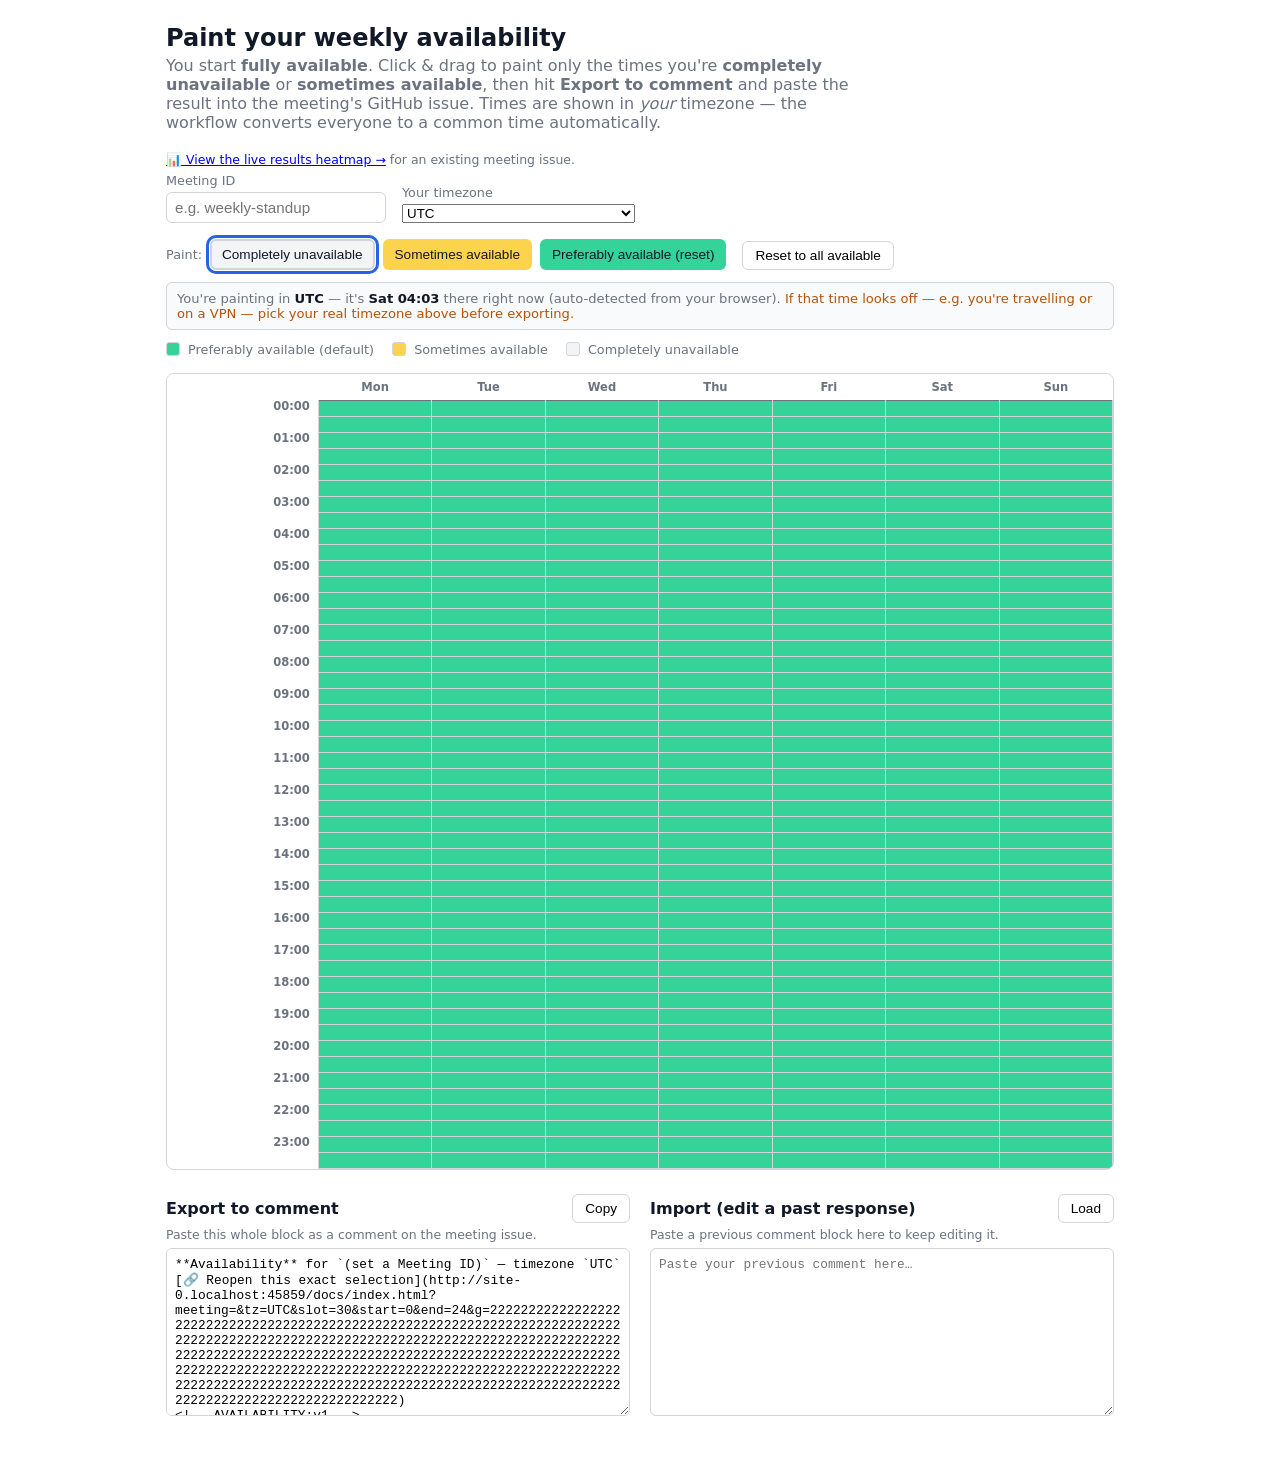
<file: docs/index.html>
<!DOCTYPE html>
<html lang="en">
<head>
  <meta charset="utf-8" />
  <meta name="viewport" content="width=device-width, initial-scale=1" />
  <title>Paint your weekly availability</title>
  <link rel="icon" href="favicon.svg" type="image/svg+xml" />
  <link rel="stylesheet" href="styles.css" />
</head>
<body>
  <main>
    <h1>Paint your weekly availability</h1>
    <p class="sub">
      You start <strong>fully available</strong>. Click &amp; drag to paint only
      the times you're <strong>completely unavailable</strong> or
      <strong>sometimes available</strong>, then hit
      <strong>Export to comment</strong> and paste the result into the meeting's
      GitHub issue. Times are shown in <em>your</em> timezone — the workflow
      converts everyone to a common time automatically.
    </p>
    <p class="hint"><a href="results.html">📊 View the live results heatmap →</a> for an existing meeting issue.</p>

    <section class="controls">
      <label>
        Meeting ID
        <input id="meeting" type="text" placeholder="e.g. weekly-standup" />
      </label>
      <label>
        Your timezone
        <select id="tz"></select>
      </label>
      <div class="brushes" role="group" aria-label="Brush">
        <span class="brush-label">Paint:</span>
        <button type="button" class="brush" data-brush="0">Completely unavailable</button>
        <button type="button" class="brush" data-brush="1">Sometimes available</button>
        <button type="button" class="brush" data-brush="2">Preferably available (reset)</button>
      </div>
      <div class="bulk">
        <button type="button" id="clear">Reset to all available</button>
      </div>
    </section>

    <p id="tz-note" class="tz-note"></p>

    <div class="legend">
      <span><i class="swatch s2"></i> Preferably available (default)</span>
      <span><i class="swatch s1"></i> Sometimes available</span>
      <span><i class="swatch s0"></i> Completely unavailable</span>
    </div>

    <div id="grid-wrap"></div>

    <section class="io">
      <div class="io-col">
        <div class="io-head">
          <h2>Export to comment</h2>
          <button type="button" id="copy">Copy</button>
        </div>
        <p class="hint">Paste this whole block as a comment on the meeting issue.</p>
        <textarea id="export" readonly rows="10"></textarea>
      </div>
      <div class="io-col">
        <div class="io-head">
          <h2>Import (edit a past response)</h2>
          <button type="button" id="import-btn">Load</button>
        </div>
        <p class="hint">Paste a previous comment block here to keep editing it.</p>
        <textarea id="import" rows="10" placeholder="Paste your previous comment here…"></textarea>
      </div>
    </section>
  </main>
  <script src="app.js"></script>
</body>
</html>
</file>
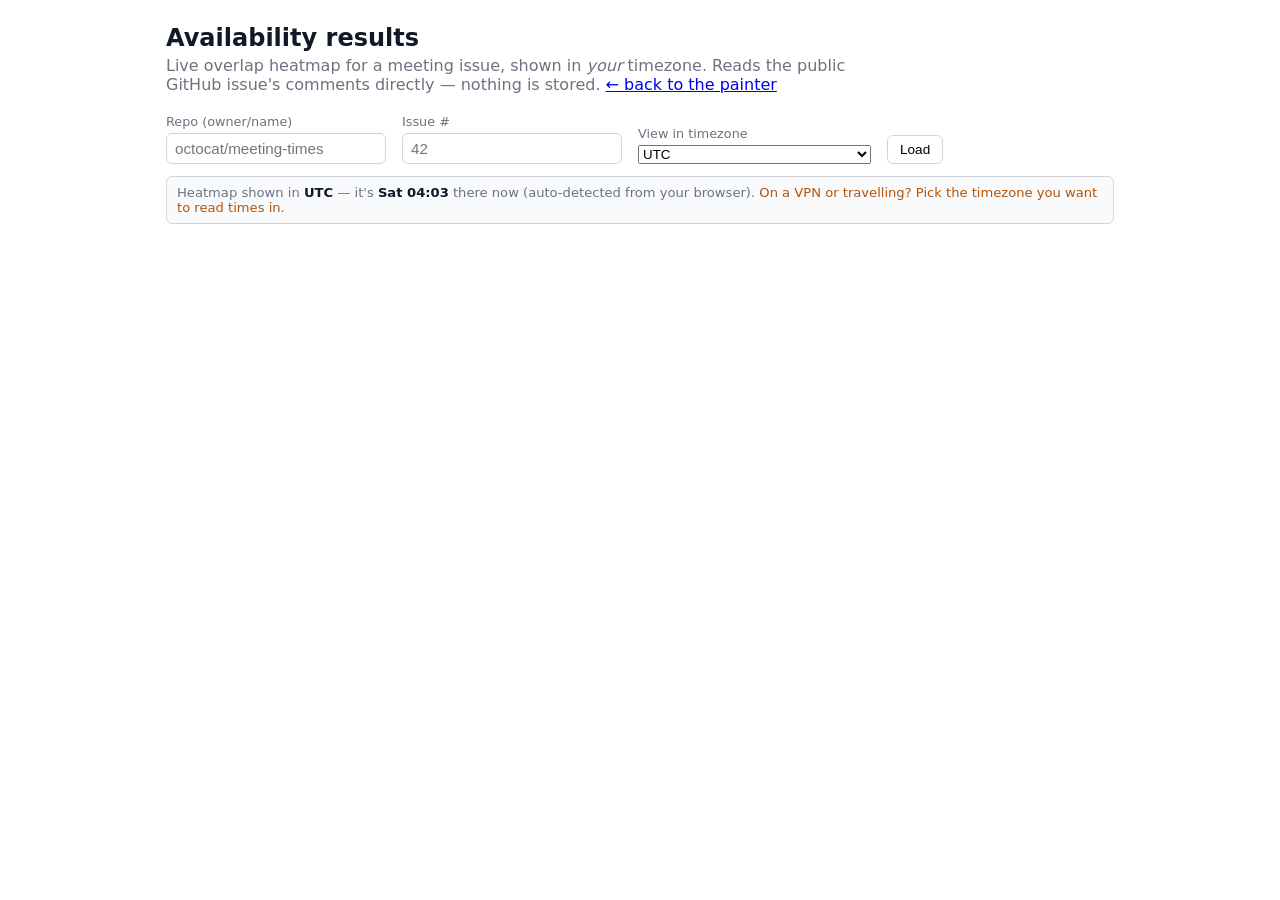
<file: docs/results.html>
<!DOCTYPE html>
<html lang="en">
<head>
  <meta charset="utf-8" />
  <meta name="viewport" content="width=device-width, initial-scale=1" />
  <title>Meeting availability — results</title>
  <link rel="icon" href="favicon.svg" type="image/svg+xml" />
  <link rel="stylesheet" href="styles.css" />
</head>
<body>
  <main>
    <h1>Availability results</h1>
    <p class="sub">
      Live overlap heatmap for a meeting issue, shown in <em>your</em> timezone.
      Reads the public GitHub issue's comments directly — nothing is stored.
      <a href="./">← back to the painter</a>
    </p>

    <section class="controls">
      <label>
        Repo (owner/name)
        <input id="repo" type="text" placeholder="octocat/meeting-times" />
      </label>
      <label>
        Issue #
        <input id="issue" type="text" placeholder="42" inputmode="numeric" />
      </label>
      <label>
        View in timezone
        <select id="viewer-tz"></select>
      </label>
      <div class="bulk"><button type="button" id="load">Load</button></div>
    </section>

    <p id="viewer-tz-note" class="tz-note"></p>
    <p id="status" class="hint"></p>

    <div id="responders"></div>
    <div id="heatmap-wrap"></div>
    <div id="plan"></div>
  </main>
  <script src="results.js"></script>
</body>
</html>
</file>
<file: docs/styles.css>
:root {
  --s0: #f3f4f6; /* completely unavailable / baseline */
  --s1: #fcd34d; /* sometimes available  */
  --s2: #34d399; /* preferably available */
  --line: #d1d5db;
  --ink: #111827;
  --muted: #6b7280;
  --accent: #2563eb;
}

* { box-sizing: border-box; }

body {
  margin: 0;
  font-family: system-ui, -apple-system, Segoe UI, Roboto, sans-serif;
  color: var(--ink);
  background: #fff;
}

main { max-width: 980px; margin: 0 auto; padding: 24px 16px 64px; }

h1 { font-size: 1.5rem; margin: 0 0 4px; }
.sub { color: var(--muted); margin: 0 0 20px; max-width: 70ch; }

.controls {
  display: flex;
  flex-wrap: wrap;
  gap: 16px;
  align-items: flex-end;
  margin-bottom: 12px;
}
.controls label { display: flex; flex-direction: column; font-size: .8rem; color: var(--muted); gap: 4px; }
.controls input[type=text] {
  font-size: .95rem; padding: 6px 8px; border: 1px solid var(--line);
  border-radius: 6px; min-width: 220px; color: var(--ink);
}

.brushes { display: flex; align-items: center; gap: 8px; flex-wrap: wrap; }
.brush-label { font-size: .8rem; color: var(--muted); }
.brush {
  border: 2px solid transparent; border-radius: 6px; padding: 6px 10px;
  font-size: .85rem; cursor: pointer; color: var(--ink);
}
.brush[data-brush="2"] { background: var(--s2); }
.brush[data-brush="1"] { background: var(--s1); }
.brush[data-brush="0"] { background: var(--s0); border-color: var(--line); }
.brush.active { outline: 3px solid var(--accent); outline-offset: 1px; }

.bulk button, .io-head button {
  border: 1px solid var(--line); background: #fff; border-radius: 6px;
  padding: 6px 12px; font-size: .85rem; cursor: pointer;
}
.bulk button:hover, .io-head button:hover { background: #f9fafb; }

.legend { display: flex; gap: 18px; flex-wrap: wrap; color: var(--muted); font-size: .8rem; margin: 8px 0 16px; }
.legend .swatch { display: inline-block; width: 14px; height: 14px; border-radius: 3px; border: 1px solid var(--line); vertical-align: -2px; margin-right: 4px; }
.swatch.s0 { background: var(--s0); }
.swatch.s1 { background: var(--s1); }
.swatch.s2 { background: var(--s2); }

#grid-wrap { overflow-x: auto; border: 1px solid var(--line); border-radius: 8px; }

table.grid { border-collapse: collapse; width: 100%; user-select: none; touch-action: none; }
table.grid th { font-size: .72rem; font-weight: 600; color: var(--muted); }
/* only the header row is padded/sticky; body time-labels must NOT add row height */
table.grid thead th { padding: 6px 4px; position: sticky; top: 0; background: #fff; }
table.grid th.time { width: 56px; padding: 0 8px 0 4px; text-align: right; vertical-align: top; line-height: 1; font-variant-numeric: tabular-nums; }
table.grid td {
  width: 12%; height: 16px; border: 1px solid var(--line);
  background: var(--s0); cursor: crosshair;
}
table.grid td[data-state="1"] { background: var(--s1); }
table.grid td[data-state="2"] { background: var(--s2); }
/* darker (not thicker) top border marks the hour, so every row stays the same height */
table.grid tr.hourline td, table.grid tr.hourline th.time { border-top-color: #6b7280; }

.io { display: grid; grid-template-columns: 1fr 1fr; gap: 20px; margin-top: 24px; }
@media (max-width: 720px) { .io { grid-template-columns: 1fr; } }
.io-head { display: flex; align-items: center; justify-content: space-between; }
.io h2 { font-size: 1rem; margin: 0; }
.hint { color: var(--muted); font-size: .78rem; margin: 4px 0 6px; }
textarea { width: 100%; font-family: ui-monospace, SFMono-Regular, Menlo, monospace; font-size: .8rem; border: 1px solid var(--line); border-radius: 6px; padding: 8px; }

/* timezone confirmation line */
.tz-note { font-size: .82rem; color: var(--muted); margin: 8px 0 12px; padding: 8px 10px; background: #f9fafb; border: 1px solid var(--line); border-radius: 6px; }
.tz-note strong { color: var(--ink); }
.tz-note .tz-warn { color: #b45309; }

/* results page */
.chip { display: inline-block; background: #f3f4f6; border: 1px solid var(--line); border-radius: 12px; padding: 2px 8px; font-size: .8rem; margin: 2px 2px 2px 0; }
.chip small { color: var(--muted); }
table.grid.heat td { font-size: .62rem; text-align: center; color: #111827; height: 20px; cursor: default; }
table.grid.heat td.full { outline: 2px solid #059669; outline-offset: -2px; }
pre.plan { background: #f9fafb; border: 1px solid var(--line); border-radius: 6px; padding: 12px; overflow-x: auto; font-size: .8rem; white-space: pre-wrap; }
details summary { cursor: pointer; font-weight: 600; margin: 8px 0; }
#heatmap-wrap { margin-top: 12px; }
</file>
